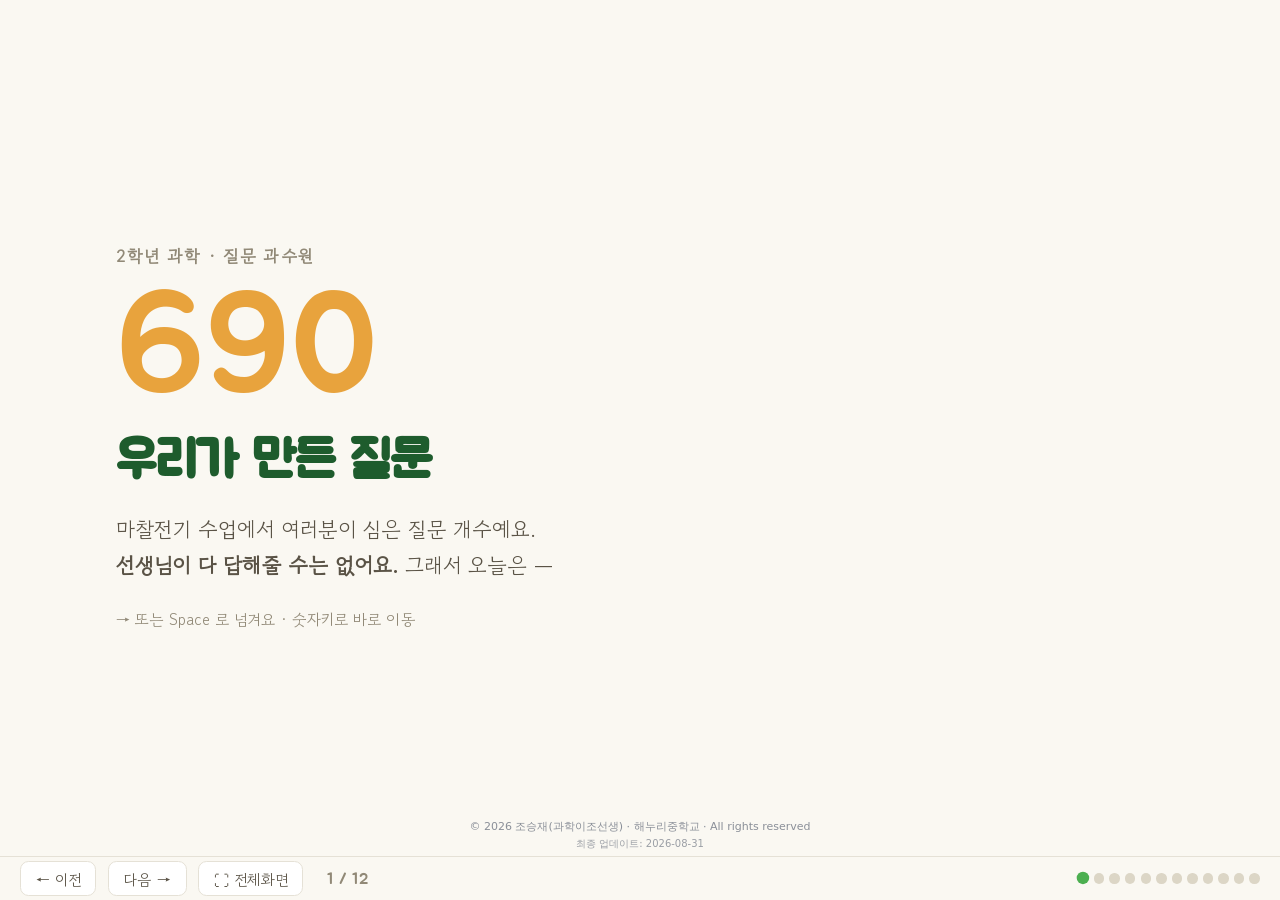
<file: refine-lesson.html>
<!DOCTYPE html>
<html lang="ko">
<head>
<meta charset="utf-8">
<meta name="viewport" content="width=device-width, initial-scale=1.0, viewport-fit=cover">
<script>
/* 📺 전자칠판 뷰포트 보정
   대형 터치패널 내장 브라우저가 device-width 를 실제 폭보다 좁게 잡아
   화면이 왼쪽 구석에 작게 몰리는 일이 있다. 처음 innerWidth 를 기준으로
   한 번만 판단하고, initial-scale 은 고정하지 않는다(폭맞춤).
   일반 PC·폰·태블릿은 조건이 성립하지 않아 아무 일도 안 일어난다. */
(function(){
  try{
    var sw = screen.width || 0, iw = window.innerWidth || 1;
    if(sw >= 1600 && sw / iw > 1.15){
      var m = document.querySelector('meta[name=viewport]');
      if(m) m.setAttribute('content', 'width=' + sw + ', user-scalable=no, viewport-fit=cover');
    }
  }catch(e){}
})();
</script>
<title>✨ 질문 다듬기 — 수업 진행</title>
<link rel="preconnect" href="https://fonts.googleapis.com">
<link rel="preconnect" href="https://fonts.gstatic.com" crossorigin>
<link href="https://fonts.googleapis.com/css2?family=Gowun+Dodum&family=Jua&display=swap" rel="stylesheet">
<style>
:root{
  --cream:#FAF8F2; --card:#FFFFFF; --ink:#26221B; --ink2:#5A5346; --ink3:#918977;
  --green:#1E5C2D; --green2:#4CAF50; --leaf:#E8F5E9; --rule:#E5E1D6;
  --gold:#E8A33D; --plum:#5E35B1; --plum2:#F3EFFB; --red:#C62828;
  --u: clamp(9px, 1.32vw, 19px);        /* 화면 크기에 따라 통째로 커진다 */
}
*{box-sizing:border-box;margin:0;padding:0}
html,body{height:100%}
body{
  background:var(--cream); color:var(--ink);
  font-family:'Gowun Dodum',system-ui,-apple-system,'Malgun Gothic',sans-serif;
  overflow:hidden;
}
.jua{font-family:'Jua','Gowun Dodum',sans-serif}

/* ── 무대 ───────────────────────────────────────────────────────────── */
#stage{position:fixed;inset:0;display:flex;align-items:center;justify-content:center;
  padding:calc(var(--u)*2.6) calc(var(--u)*3);}
.slide{display:none;width:100%;max-width:calc(var(--u)*62);animation:in .34s ease both}
.slide.on{display:block}
@keyframes in{from{opacity:0;transform:translateY(calc(var(--u)*.9))}to{opacity:1;transform:none}}

/* ── 공통 조각 ──────────────────────────────────────────────────────── */
.kicker{font-size:calc(var(--u)*1.0);font-weight:700;color:var(--ink3);
  letter-spacing:.08em;margin-bottom:calc(var(--u)*.8)}
h1{font-size:calc(var(--u)*3.0);line-height:1.25;color:var(--green);margin-bottom:calc(var(--u)*1.1)}
h2{font-size:calc(var(--u)*2.15);line-height:1.3;color:var(--green);margin-bottom:calc(var(--u)*1.3)}
.lead{font-size:calc(var(--u)*1.25);line-height:1.7;color:var(--ink2)}
.big-num{font-family:'Jua',sans-serif;font-size:calc(var(--u)*8.5);line-height:.95;color:var(--gold)}
.hint{font-size:calc(var(--u)*.92);color:var(--ink3);margin-top:calc(var(--u)*1.4)}

/* ── 오늘의 세 걸음 ─────────────────────────────────────────────────── */
.steps{display:grid;grid-template-columns:repeat(3,1fr);gap:calc(var(--u)*1.1)}
.step{background:var(--card);border:2px solid var(--rule);border-radius:calc(var(--u)*1.1);
  padding:calc(var(--u)*1.6) calc(var(--u)*1.3);text-align:center}
.step-e{font-size:calc(var(--u)*2.6);line-height:1}
.step-t{font-family:'Jua',sans-serif;font-size:calc(var(--u)*1.5);color:var(--green);margin:calc(var(--u)*.6) 0 calc(var(--u)*.35)}
.step-d{font-size:calc(var(--u)*.98);color:var(--ink2);line-height:1.6}
.step.now{border-color:var(--green2);background:var(--leaf)}

/* ── 우리 반 숫자 ───────────────────────────────────────────────────── */
.bars{display:flex;flex-direction:column;gap:calc(var(--u)*.85);margin:calc(var(--u)*1.2) 0}
.bar-row{display:flex;align-items:center;gap:calc(var(--u)*.9)}
.bar-lab{flex:none;width:calc(var(--u)*17);font-size:calc(var(--u)*1.02);color:var(--ink2);text-align:right}
.bar-track{flex:1;height:calc(var(--u)*2.0);background:#EFECE2;border-radius:calc(var(--u)*.4);overflow:hidden}
.bar-fill{height:100%;border-radius:calc(var(--u)*.4);display:flex;align-items:center;justify-content:flex-end;
  padding-right:calc(var(--u)*.6);color:#fff;font-family:'Jua',sans-serif;font-size:calc(var(--u)*1.0);
  width:0;transition:width 1.1s cubic-bezier(.22,1,.36,1)}
.bar-row.dim .bar-fill{background:#B9B2A2}
.bar-row.good .bar-fill{background:var(--green2)}

/* ── 한 끗 차이 ─────────────────────────────────────────────────────── */
.pair{margin-top:calc(var(--u)*.4)}
.qbox{border-radius:calc(var(--u)*1.0);padding:calc(var(--u)*1.5) calc(var(--u)*1.8);
  font-size:calc(var(--u)*1.9);line-height:1.5;position:relative}
.qbox .tag{display:inline-block;font-family:'Jua',sans-serif;font-size:calc(var(--u)*.92);
  border-radius:calc(var(--u)*.4);padding:calc(var(--u)*.18) calc(var(--u)*.7);
  margin-bottom:calc(var(--u)*.7);vertical-align:middle}
.q-before{background:#F1EEE5;color:var(--ink2)}
.q-before .tag{background:#DCD6C6;color:#6B6455}
.q-after{background:var(--leaf);color:var(--ink);border:2px solid var(--green2);font-weight:700}
.q-after .tag{background:var(--green2);color:#fff}
.arrow{text-align:center;font-size:calc(var(--u)*1.9);color:var(--ink3);margin:calc(var(--u)*.55) 0}
.veil{background:var(--card);border:2px dashed var(--rule);color:var(--ink3);
  display:flex;align-items:center;justify-content:center;font-size:calc(var(--u)*1.2);
  min-height:calc(var(--u)*7.2);text-align:center;line-height:1.6}
.did{margin-top:calc(var(--u)*1.0);font-size:calc(var(--u)*1.05);color:var(--plum);
  background:var(--plum2);border-radius:calc(var(--u)*.7);padding:calc(var(--u)*.85) calc(var(--u)*1.2);
  line-height:1.6}

/* ── 목록형 (도구상자 · 체크리스트) ─────────────────────────────────── */
.grid6{display:grid;grid-template-columns:1fr 1fr;gap:calc(var(--u)*.75) calc(var(--u)*1.3)}
.item{display:flex;gap:calc(var(--u)*.75);align-items:flex-start;background:var(--card);
  border:1.5px solid var(--rule);border-radius:calc(var(--u)*.8);padding:calc(var(--u)*.95) calc(var(--u)*1.1)}
.item-n{flex:none;width:calc(var(--u)*1.75);height:calc(var(--u)*1.75);border-radius:50%;
  background:var(--leaf);color:var(--green);font-family:'Jua',sans-serif;
  font-size:calc(var(--u)*.95);display:flex;align-items:center;justify-content:center;margin-top:calc(var(--u)*.1)}
.item b{display:block;font-size:calc(var(--u)*1.12);color:var(--ink);font-weight:700}
.item small{display:block;font-size:calc(var(--u)*.88);color:var(--ink2);line-height:1.55;margin-top:calc(var(--u)*.15)}

/* ── 마지막 안내 ────────────────────────────────────────────────────── */
.go{background:var(--card);border:3px solid var(--green2);border-radius:calc(var(--u)*1.2);
  padding:calc(var(--u)*1.8);text-align:center;margin:calc(var(--u)*1.3) 0}
.go-url{font-family:'Jua',sans-serif;font-size:calc(var(--u)*2.3);color:var(--green);word-break:break-all}
.live{display:flex;gap:calc(var(--u)*1.1);justify-content:center;margin-top:calc(var(--u)*1.2)}
.live-c{background:var(--card);border:2px solid var(--rule);border-radius:calc(var(--u)*.9);
  padding:calc(var(--u)*1.0) calc(var(--u)*1.6);text-align:center;min-width:calc(var(--u)*9)}
.live-n{font-family:'Jua',sans-serif;font-size:calc(var(--u)*2.6);color:var(--gold);line-height:1}
.live-l{font-size:calc(var(--u)*.9);color:var(--ink2);margin-top:calc(var(--u)*.3)}

/* ── 아래 막대 ──────────────────────────────────────────────────────── */
#bar{position:fixed;left:0;right:0;bottom:0;height:calc(var(--u)*2.6);
  display:flex;align-items:center;gap:calc(var(--u)*.7);
  padding:0 calc(var(--u)*1.2);background:rgba(250,248,242,.94);
  border-top:1px solid var(--rule);backdrop-filter:blur(6px);z-index:20}
#bar button{border:1px solid var(--rule);background:var(--card);border-radius:calc(var(--u)*.5);
  padding:calc(var(--u)*.35) calc(var(--u)*.85);font-size:calc(var(--u)*.9);
  font-family:inherit;color:var(--ink2);cursor:pointer}
#bar button:hover{border-color:var(--green2);color:var(--green)}
#dots{display:flex;gap:calc(var(--u)*.3);margin-left:auto}
.dot{width:calc(var(--u)*.62);height:calc(var(--u)*.62);border-radius:50%;background:#DCD6C6;cursor:pointer}
.dot.on{background:var(--green2);transform:scale(1.25)}
.dot.seen{background:#A9CFAE}
#pos{font-family:'Jua',sans-serif;font-size:calc(var(--u)*.95);color:var(--ink3);margin-left:calc(var(--u)*.7)}
#stage{padding-bottom:calc(var(--u)*4.2)}

@media (max-width:820px){
  .steps,.grid6{grid-template-columns:1fr}
  .bar-lab{width:calc(var(--u)*11)}
}
</style>
</head>
<body>

<div id="stage">

  <!-- ①  표지 ───────────────────────────────────────────────────────── -->
  <section class="slide on">
    <div class="kicker">2학년 과학 · 질문 과수원</div>
    <div class="big-num">690</div>
    <h1 class="jua" style="margin-top:calc(var(--u)*.7)">우리가 만든 질문</h1>
    <p class="lead">
      마찰전기 수업에서 여러분이 심은 질문 개수예요.<br>
      <b>선생님이 다 답해줄 수는 없어요.</b> 그래서 오늘은 —
    </p>
    <div class="hint">→ 또는 Space 로 넘겨요 · 숫자키로 바로 이동</div>
  </section>

  <!-- ②  오늘 하는 일 ───────────────────────────────────────────────── -->
  <section class="slide">
    <div class="kicker">오늘</div>
    <h2>질문을 <b>고르지</b> 않고 <b>고칩니다</b></h2>
    <div class="steps">
      <div class="step now"><div class="step-e">✨</div>
        <div class="step-t">1. 다듬기</div>
        <div class="step-d">내 질문을 한 끗만 고쳐요<br><b>모두의 질문이 살아남아요</b></div></div>
      <div class="step"><div class="step-e">⭐</div>
        <div class="step-t">2. 두 개 남기기</div>
        <div class="step-d">차시마다 <b>2개</b>만<br>대표로 골라요</div></div>
      <div class="step"><div class="step-e">🔬</div>
        <div class="step-t">3. 해결하기</div>
        <div class="step-d">내가 먼저 생각하고<br>그 다음에 AI 에게</div></div>
    </div>
    <p class="lead" style="margin-top:calc(var(--u)*1.4)">
      골라내면 안 뽑힌 질문은 버려져요. <b>다듬으면 690개가 다 살아남습니다.</b>
    </p>
  </section>

  <!-- ③  우리 반 숫자 ───────────────────────────────────────────────── -->
  <section class="slide" data-bars="1">
    <div class="kicker">왜 다듬을까 · 우리 반 진짜 숫자</div>
    <h2>690개를 전부 세어봤어요</h2>
    <div class="bars">
      <div class="bar-row dim">
        <div class="bar-lab">「왜 캔이 움직일까?」<br>여기서 멈춘 질문</div>
        <div class="bar-track"><div class="bar-fill" data-w="57">57%</div></div>
      </div>
      <div class="bar-row dim">
        <div class="bar-lab">본 것은 없지만<br>해볼 수는 있는 질문</div>
        <div class="bar-track"><div class="bar-fill" data-w="18">18%</div></div>
      </div>
      <div class="bar-row dim">
        <div class="bar-lab">본 것은 있지만<br>설명을 들어야 하는 질문</div>
        <div class="bar-track"><div class="bar-fill" data-w="18">18%</div></div>
      </div>
      <div class="bar-row good">
        <div class="bar-lab"><b>본 것도 있고<br>해볼 수도 있는 질문</b></div>
        <div class="bar-track"><div class="bar-fill" data-w="7">7%</div></div>
      </div>
    </div>
    <p class="lead">
      절반 넘게가 <b>「왜 그럴까?」</b> 자리에 멈춰 있어요.
      맨 아래 초록은 <b>바로 실험해볼 수 있는 질문</b>인데 열에 하나도 안 돼요.<br>
      <b style="color:var(--green)">오늘 할 일은 위쪽을 아래쪽으로 옮기는 거예요.</b>
    </p>
  </section>

  <!-- ④~⑧  한 끗 차이 ─────────────────────────────────────────────── -->
  <!-- 자바스크립트가 PAIRS 로 만들어 넣습니다 -->

  <!-- ⑨  도구상자 ──────────────────────────────────────────────────── -->
  <section class="slide" id="sTools">
    <div class="kicker">🧰 질문 업그레이드 도구상자</div>
    <h2>여섯 가지 중 <b>하나만</b> 골라 고쳐도 돼요</h2>
    <div class="grid6" id="toolGrid"></div>
  </section>

  <!-- ⑩  체크리스트 ────────────────────────────────────────────────── -->
  <section class="slide" id="sCheck">
    <div class="kicker">✅ 질문 점검 체크리스트</div>
    <h2>다듬고 나서 <b>스스로</b> 점검해요</h2>
    <div class="grid6" id="checkGrid"></div>
    <p class="lead" style="margin-top:calc(var(--u)*1.1)">
      <b>4개 이상</b> 걸리면 바로 탐구할 수 있는 질문이에요.
    </p>
  </section>

  <!-- ⑪  너희 차례 ─────────────────────────────────────────────────── -->
  <section class="slide">
    <div class="kicker">이제</div>
    <h2 style="margin-bottom:calc(var(--u)*.8)">여러분 차례예요</h2>
    <div class="go">
      <div class="lead" style="margin-bottom:calc(var(--u)*.7)">질문 과수원 → 내 질문 카드의 <b style="font-size:1.4em">✨</b> 누르기</div>
      <div class="go-url">scienceisjo.github.io/questionuri</div>
    </div>
    <div class="live" id="liveBox" style="display:none">
      <div class="live-c"><div class="live-n" id="nRefined">0</div><div class="live-l">다듬은 질문</div></div>
      <div class="live-c"><div class="live-n" id="nPicked">0</div><div class="live-l">⭐ 대표로 고른 질문</div></div>
    </div>
    <p class="lead" style="margin-top:calc(var(--u)*1.2)">
      원본은 <b>지워지지 않아요.</b> 다듬기 전과 후가 나란히 남습니다.
    </p>
  </section>

  <!-- ⑫  마무리 ────────────────────────────────────────────────────── -->
  <section class="slide">
    <div class="kicker">마무리</div>
    <h2>다듬었으면 <b>⭐ 두 개</b>만 골라요</h2>
    <div class="steps">
      <div class="step"><div class="step-e">✨</div>
        <div class="step-t">다듬기</div>
        <div class="step-d">끝났어요</div></div>
      <div class="step now"><div class="step-e">⭐</div>
        <div class="step-t">두 개 고르기</div>
        <div class="step-d">이 차시에서<br><b>제일 풀고 싶은 것 2개</b></div></div>
      <div class="step"><div class="step-e">🔬</div>
        <div class="step-t">다음 시간</div>
        <div class="step-d">그 2개를<br>직접 풀어봐요</div></div>
    </div>
    <p class="lead" style="margin-top:calc(var(--u)*1.4)">
      고른 2개는 <b>다음 시간 수업</b>이 됩니다. 잘 골라요. 🌱
    </p>
  </section>

</div>

<div id="bar">
  <button onclick="go(-1)">← 이전</button>
  <button onclick="go(1)">다음 →</button>
  <button onclick="fs()" id="fsBtn">⛶ 전체화면</button>
  <span id="pos">1 / 1</span>
  <div id="dots"></div>
</div>

<footer id="app-credit" style="position:fixed;left:0;bottom:calc(var(--u)*2.6);width:100%;box-sizing:border-box;margin:0;padding:4px 12px;text-align:center;font-size:11px;line-height:1.5;color:#8a8f98;font-family:system-ui,-apple-system,'Segoe UI','Malgun Gothic',sans-serif;pointer-events:none;">© 2026 조승재(과학이조선생) · 해누리중학교 · All rights reserved<br><span style="font-size:10px;opacity:.85;">최종 업데이트: 2026-08-31</span></footer>

<script>
/* ══════════════════════════════════════════════════════════════════════════
   ✨ 질문 다듬기 수업 진행앱

   전자칠판에 띄워놓고 →/Space 로 넘기며 진행한다.

   한 끗 차이 다섯 쌍이 이 수업의 심장이다. 왼쪽도 우리 반, 오른쪽도 우리 반이
   실제로 쓴 질문이다. 남의 교과서 예시로 하면 «잘하는 애 이야기» 가 되는데,
   옆자리 애가 쓴 문장이면 «나도 되겠는데» 가 된다.

   그래서 «가렸다가 공개» 로 만들었다. 답을 먼저 보여주면 감탄하고 끝나지만,
   가려놓고 «이걸 어떻게 고칠까?» 를 먼저 물으면 애들이 직접 고쳐본다.
   그게 이 수업에서 유일하게 중요한 3분이다.
   ══════════════════════════════════════════════════════════════════════════ */

/* ── 우리 학교 2학년이 실제로 쓴 질문 (2026-08 마찰전기 차시) ─────────── */
const PAIRS = [
  {n:'①', tag:'👀 본 것 넣기',
   b:'왜 캔이 움직일까?',
   a:'털가죽에 비비기 전에는 캔이 안 따라오는데, 왜 비빈 후에는 따라올까?',
   did:'내가 <b>본 것</b>을 질문 안에 넣었어요 — 「비비기 전에는 안 따라오는데」'},
  {n:'②', tag:'🔀 바꿀 것 정하기',
   b:'다른 물체로도 되나요',
   a:'털 대신 다른 물체로 빨대를 비비면 실험 결과가 바뀔까?',
   did:'<b>무엇을 바꿀지</b> 정했어요 — 「털 대신」. 이제 진짜 해볼 수 있어요'},
  {n:'③', tag:'📏 숫자로 재기',
   b:'많이 문지르면 잘 올라오나?',
   a:'더 많이 비비면 그만큼 더 멀리서도 캔을 끌어올 수 있을까?',
   did:'<b>무엇을 잴지</b> 정했어요 — 「더 멀리서도」. 자로 재면 답이 나와요'},
  {n:'④', tag:'📊 둘을 견주기',
   b:'왜 일어날까?',
   a:'왜 알루미늄 호일은 서 있는데 휴지는 바로 눕을까?',
   did:'<b>두 가지를 나란히</b> 놓았어요 — 「알루미늄은 ~ 휴지는 ~」'},
  {n:'⑤', tag:'💭 내 예상을 밝히기',
   b:'왜 빨대가 밀리나요',
   a:'캔과 빨대는 끌어당기니까 빨대끼리도 끌어당길 줄 알았는데, 왜 서로 밀어낼까?',
   did:'<b>내 예상</b>과 <b>어긋난 곳</b>을 같이 적었어요. 690개 중 이런 질문은 9개뿐이었어요'}
];

/* ── 도구상자 · 체크리스트 (학생 앱과 같은 내용) ────────────────────── */
const TOOLS = [
  {ic:'🔑', t:'중요한 낱말 찾기',   d:'진짜 핵심인 낱말만 남기고 덜어내요'},
  {ic:'🔎', t:'범위 좁히기',        d:'「모든 물질」 말고 「알루미늄과 휴지」 처럼'},
  {ic:'👀', t:'본 것 넣기',         d:'「안 닿았는데」 「비비기 전에는」 을 넣어요'},
  {ic:'🧪', t:'확인 방법 드러내기', d:'비교·관찰·실험·조사 중 무엇으로 볼지'},
  {ic:'🔀', t:'바꿀 것 정하기',     d:'무엇 하나만 바꿔볼지 정해요'},
  {ic:'✂️', t:'짧고 또렷하게',       d:'한 문장으로. 읽자마자 알게'}
];
const CHECKS = [
  {ic:'🎯', t:'무엇을 알고 싶은지 분명한가', d:'누가 읽어도 바로 보이나요?'},
  {ic:'📦', t:'필요한 것을 구할 수 있는가',   d:'재료를 실제로 구하거나 잴 수 있나요?'},
  {ic:'🔬', t:'관찰·조사·실험·비교로 되나',   d:'넷 중 하나로 직접 확인되나요?'},
  {ic:'⏱️', t:'수업 시간 안에 되는가',        d:'이번 시간에 해볼 만한가요?'},
  {ic:'🔗', t:'배운 개념과 이어지는가',       d:'배운 원리로 설명이 되나요?'},
  {ic:'📊', t:'정리해서 보여줄 수 있는가',    d:'표·그림·글로 남길 수 있나요?'}
];

/* ── 한 끗 차이 슬라이드를 만들어 끼운다 ────────────────────────────── */
(function buildPairs(){
  const anchor = document.getElementById('sTools');
  PAIRS.forEach(function(p, i){
    const s = document.createElement('section');
    s.className = 'slide';
    s.dataset.reveal = '0';
    s.innerHTML =
      '<div class="kicker">✨ 한 끗 차이 ' + p.n + ' · 우리 반이 실제로 쓴 질문</div>' +
      '<h2 style="margin-bottom:calc(var(--u)*1.0)">이걸 어떻게 고칠까?</h2>' +
      '<div class="pair">' +
        '<div class="qbox q-before"><span class="tag">그냥</span><br>' + p.b + '</div>' +
        '<div class="arrow">↓</div>' +
        '<div class="qbox veil js-veil">눌러서 공개 — 먼저 <b>여러분이</b> 고쳐보세요</div>' +
        '<div class="qbox q-after js-after" style="display:none"><span class="tag">' + p.tag + '</span><br>' + p.a + '</div>' +
        '<div class="did js-did" style="display:none">✅ ' + p.did + '</div>' +
      '</div>';
    anchor.parentNode.insertBefore(s, anchor);
  });
})();

/* ── 목록 채우기 ────────────────────────────────────────────────────── */
function fill(id, arr){
  document.getElementById(id).innerHTML = arr.map(function(x, i){
    return '<div class="item"><div class="item-n">' + (i+1) + '</div>' +
           '<div><b>' + x.ic + ' ' + x.t + '</b><small>' + x.d + '</small></div></div>';
  }).join('');
}
fill('toolGrid', TOOLS);
fill('checkGrid', CHECKS);

/* ── 넘기기 ─────────────────────────────────────────────────────────── */
const slides = [].slice.call(document.querySelectorAll('.slide'));
let cur = 0, seen = {0:1};

const dots = document.getElementById('dots');
slides.forEach(function(_, i){
  const d = document.createElement('div');
  d.className = 'dot'; d.onclick = function(){ show(i); };
  dots.appendChild(d);
});

function show(i){
  if(i < 0 || i >= slides.length) return;
  slides[cur].classList.remove('on');
  cur = i; seen[i] = 1;
  slides[cur].classList.add('on');
  paint();
  if(slides[cur].dataset.bars) runBars(slides[cur]);
  if(cur === slides.length - 2) pollLive();     /* «너희 차례» 장에서만 */
}
function paint(){
  document.getElementById('pos').textContent = (cur+1) + ' / ' + slides.length;
  [].slice.call(dots.children).forEach(function(d, i){
    d.className = 'dot' + (i === cur ? ' on' : (seen[i] ? ' seen' : ''));
  });
}

/* Space 는 «가린 것 공개» 를 먼저 한다. 공개할 게 없으면 다음 장. */
function go(dir){
  if(dir > 0 && reveal()) return;
  show(cur + dir);
}
function reveal(){
  const s = slides[cur];
  if(s.dataset.reveal !== '0') return false;
  const v = s.querySelector('.js-veil');
  if(!v) return false;
  s.dataset.reveal = '1';
  v.style.display = 'none';
  s.querySelector('.js-after').style.display = '';
  s.querySelector('.js-did').style.display = '';
  return true;
}
document.addEventListener('click', function(e){
  if(e.target.closest('#bar')) return;
  if(e.target.closest('.js-veil')){ reveal(); return; }
});
document.addEventListener('keydown', function(e){
  if(e.key === 'ArrowRight' || e.key === ' ' || e.key === 'PageDown'){ e.preventDefault(); go(1); }
  else if(e.key === 'ArrowLeft' || e.key === 'PageUp'){ e.preventDefault(); go(-1); }
  else if(e.key === 'Home'){ show(0); }
  else if(e.key === 'End'){ show(slides.length - 1); }
  else if(e.key === 'f' || e.key === 'F'){ fs(); }
  else if(/^[1-9]$/.test(e.key)){ show(parseInt(e.key, 10) - 1); }
});
function fs(){
  if(document.fullscreenElement) document.exitFullscreen();
  else document.documentElement.requestFullscreen().catch(function(){});
}

/* 막대는 그 장에 들어올 때 자란다 — 미리 차 있으면 심심하다 */
function runBars(s){
  s.querySelectorAll('.bar-fill').forEach(function(f){ f.style.width = '0'; });
  setTimeout(function(){
    s.querySelectorAll('.bar-fill').forEach(function(f){ f.style.width = f.dataset.w + '%'; });
  }, 90);
}

/* ══ 실시간 현황 ══════════════════════════════════════════════════════════
   같은 주소(scienceisjo.github.io)에 올라가므로 교사 대시보드에 로그인한
   브라우저라면 localStorage 의 세션을 그대로 물려받는다. 그래서 «로그인» 이
   따로 없다. 세션이 없거나 실패하면 이 칸은 그냥 안 나온다 — 수업을 막지 않는다.
   ══════════════════════════════════════════════════════════════════════════ */
/* index.html 의 HAENURI_CONFIG 와 «같은 값» 이어야 세션을 물려받는다.
   저기가 바뀌면 여기도 같이 바꿀 것. */
const SB_URL = 'https://hmzklbrksfdhzsgwzfyg.supabase.co';
const SB_KEY = 'sb_publishable_OFVhbjVPbJiMWXVz2nKQuw_m6RmVVZE';
let _sb = null, _pollTimer = null;

function ensureSb(){
  return new Promise(function(res){
    if(_sb) return res(_sb);
    if(window.supabase){ _sb = window.supabase.createClient(SB_URL, SB_KEY); return res(_sb); }
    const s = document.createElement('script');
    s.src = 'https://cdn.jsdelivr.net/npm/@supabase/supabase-js@2';
    s.onload = function(){
      try{ _sb = window.supabase.createClient(SB_URL, SB_KEY); }catch(e){ _sb = null; }
      res(_sb);
    };
    s.onerror = function(){ res(null); };
    document.head.appendChild(s);
  });
}

async function pollLive(){
  const sb = await ensureSb();
  if(!sb) return;
  try{
    const a = await sb.from('questions').select('id', {count:'exact', head:true})
                      .not('refined_text', 'is', null);
    const b = await sb.from('questions').select('id', {count:'exact', head:true})
                      .eq('is_picked', true);
    if(a.error || b.error) return;
    document.getElementById('nRefined').textContent = a.count || 0;
    document.getElementById('nPicked').textContent  = b.count || 0;
    document.getElementById('liveBox').style.display = 'flex';
    if(!_pollTimer) _pollTimer = setInterval(function(){
      if(cur === slides.length - 2) pollLive();
    }, 15000);
  }catch(e){ /* 조용히 — 수업 중에 오류창이 뜨면 안 된다 */ }
}

paint();
</script>
</body>
</html>
</file>
